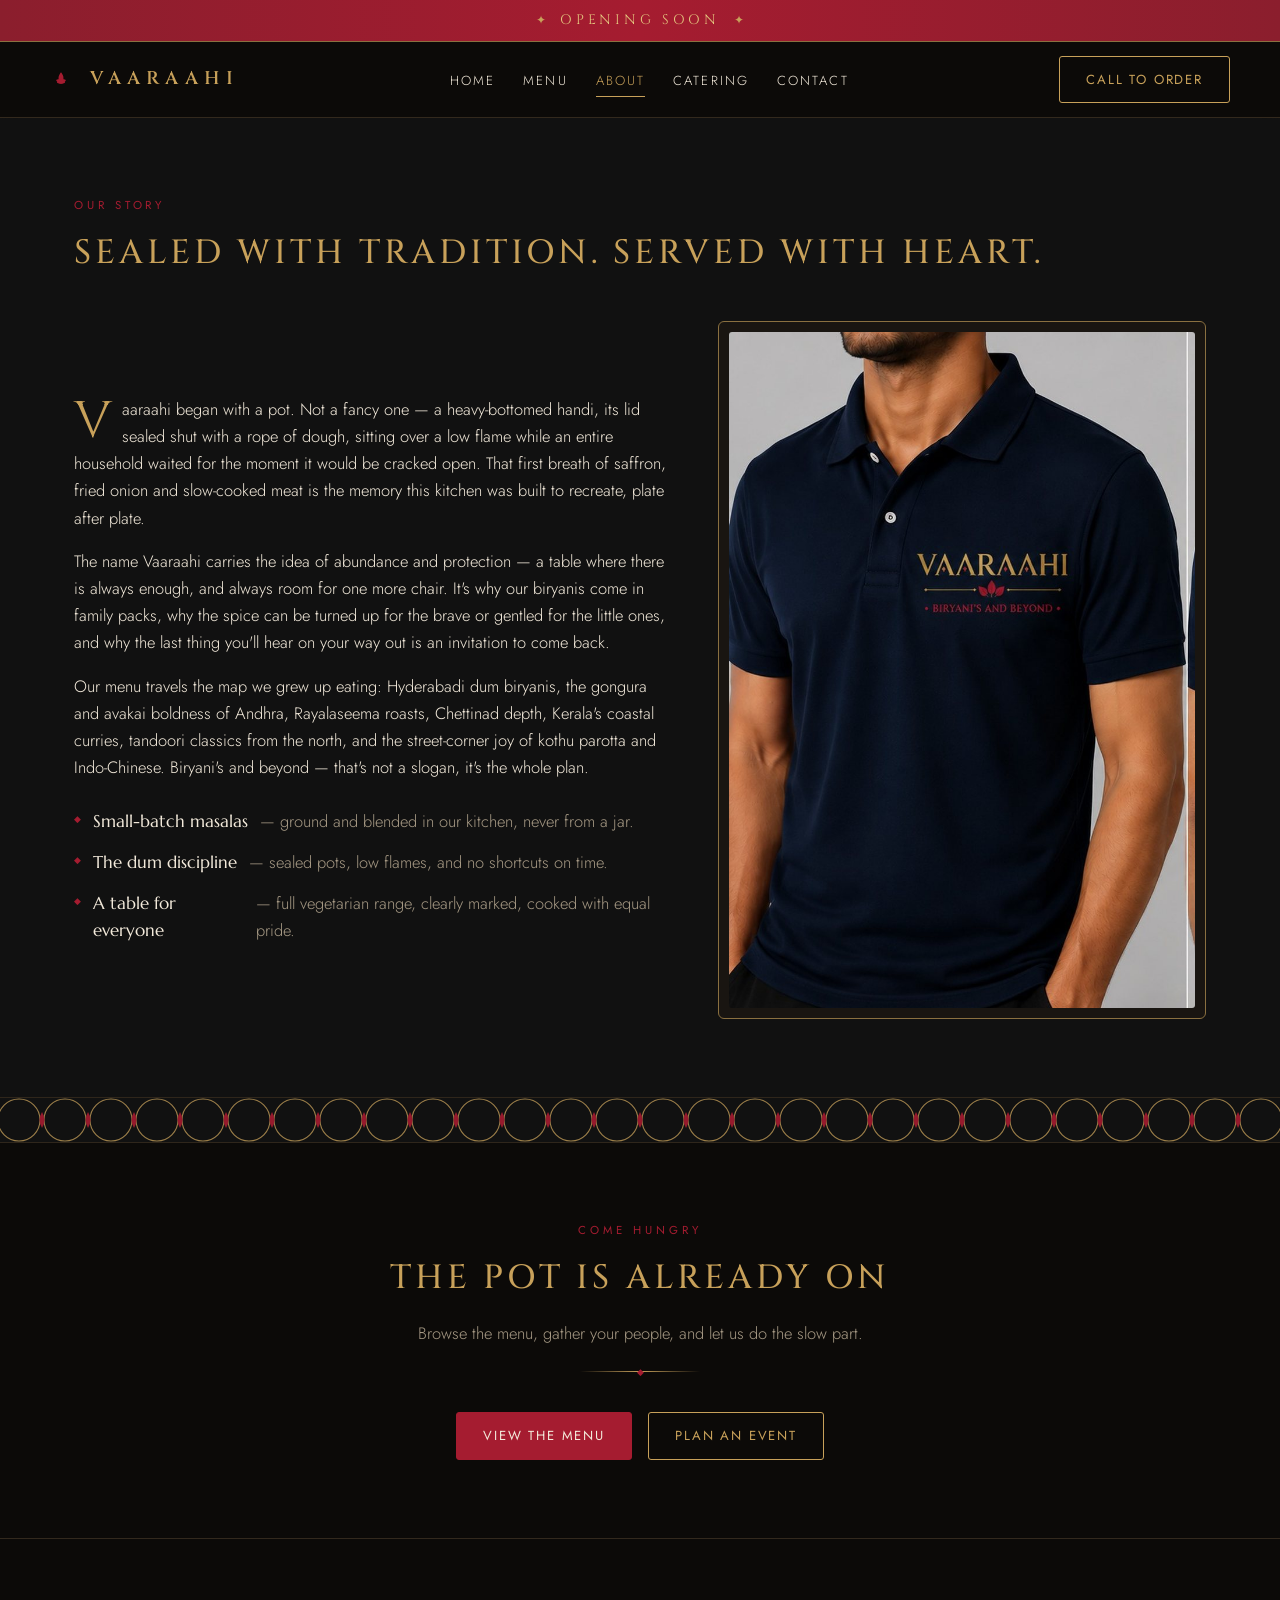
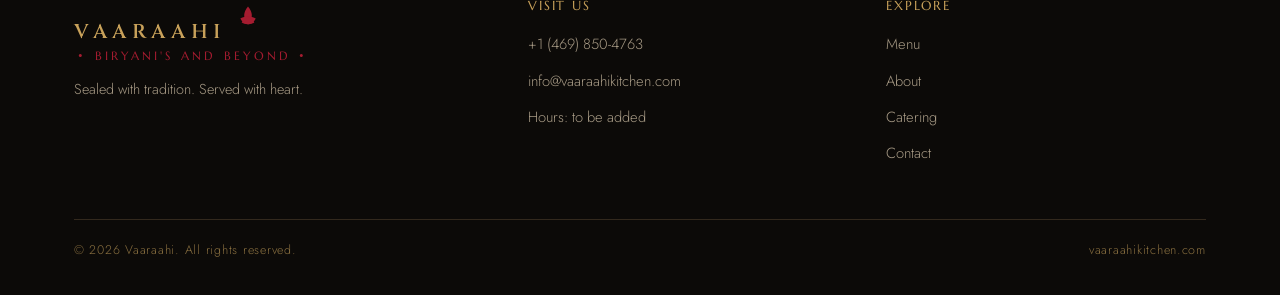
<file: about.html>
<!DOCTYPE html>
<html lang="en">
<head>
<meta charset="UTF-8">
<meta name="viewport" content="width=device-width, initial-scale=1.0">
<title>About — Vaaraahi | Biryani's and Beyond</title>
<meta name="description" content="The story behind Vaaraahi — a kitchen built on dum biryani tradition, Andhra flavors, and the belief that no one leaves a good table hungry.">
<link rel="preconnect" href="https://fonts.googleapis.com">
<link rel="preconnect" href="https://fonts.gstatic.com" crossorigin>
<link href="https://fonts.googleapis.com/css2?family=Cinzel:wght@500;600&family=Marcellus&family=Jost:wght@300;400;500&display=swap" rel="stylesheet">
<link rel="stylesheet" href="css/styles.css">
<link rel="icon" href="data:image/svg+xml,%3Csvg xmlns='http://www.w3.org/2000/svg' viewBox='0 0 40 40'%3E%3Crect width='40' height='40' fill='%23111111'/%3E%3Ctext x='20' y='28' text-anchor='middle' fill='%23C8A15A' font-family='Georgia' font-size='24'%3EV%3C/text%3E%3C/svg%3E">
</head>
<body>

<div class="opening-banner" role="status">
  <div class="wrap">
    <span class="ob-mark" aria-hidden="true">&#10022;</span>
    <span class="ob-text">Opening Soon</span>
    <span class="ob-mark" aria-hidden="true">&#10022;</span>
  </div>
</div>

<header class="site-header">
  <div class="wrap nav">
    <a class="brand wordmark" href="index.html" aria-label="Vaaraahi home">
      <svg class="tri" viewBox="0 0 40 36" aria-hidden="true"><g fill="#A51C30" transform="translate(20,20)">
        <path d="M0,-16 C6,-9 6,-2 0,4 C-6,-2 -6,-9 0,-16Z"/>
        <path d="M-7,-4 C1,-6 6,-1 7,6 C-1,8 -6,3 -7,-4Z" transform="rotate(-52)"/>
        <path d="M7,-4 C-1,-6 -6,-1 -7,6 C1,8 6,3 7,-4Z" transform="rotate(52)"/>
      </g></svg>
      <span class="name">Vaaraahi</span>
    </a>
    <nav aria-label="Main">
      <ul class="nav-links" id="nav-links">
        <li><a href="index.html">Home</a></li>
        <li><a href="menu.html">Menu</a></li>
        <li><a href="about.html" aria-current="page">About</a></li>
        <li><a href="catering.html">Catering</a></li>
        <li><a href="contact.html">Contact</a></li>
      </ul>
    </nav>
    <a class="btn order-btn" href="tel:+14698504763" title="Call to place an order">Call to Order</a>
    <button class="nav-toggle" aria-expanded="false" aria-controls="nav-links" aria-label="Toggle navigation">&#9776;</button>
  </div>
</header>

<main>
  <section class="section about">
    <div class="wrap">
      <p class="eyebrow">Our story</p>
      <h2>Sealed With Tradition. Served With Heart.</h2>
      <div class="about-cols">
        <div>
          <p class="drop">Vaaraahi began with a pot. Not a fancy one — a heavy-bottomed handi, its lid sealed shut with a rope of dough, sitting over a low flame while an entire household waited for the moment it would be cracked open. That first breath of saffron, fried onion and slow-cooked meat is the memory this kitchen was built to recreate, plate after plate.</p>
          <p>The name Vaaraahi carries the idea of abundance and protection — a table where there is always enough, and always room for one more chair. It's why our biryanis come in family packs, why the spice can be turned up for the brave or gentled for the little ones, and why the last thing you'll hear on your way out is an invitation to come back.</p>
          <p>Our menu travels the map we grew up eating: Hyderabadi dum biryanis, the gongura and avakai boldness of Andhra, Rayalaseema roasts, Chettinad depth, Kerala's coastal curries, tandoori classics from the north, and the street-corner joy of kothu parotta and Indo-Chinese. Biryani's and beyond — that's not a slogan, it's the whole plan.</p>
          <ul class="values">
            <li><b>Small-batch masalas</b> — ground and blended in our kitchen, never from a jar.</li>
            <li><b>The dum discipline</b> — sealed pots, low flames, and no shortcuts on time.</li>
            <li><b>A table for everyone</b> — full vegetarian range, clearly marked, cooked with equal pride.</li>
          </ul>
        </div>
        <div class="split-media">
          <img src="assets/team.jpg" alt="Vaaraahi team polo shirt in navy with the gold wordmark and Biryani's and Beyond line">
        </div>
      </div>
    </div>
  </section>

  <div class="lattice" aria-hidden="true"></div>

  <section class="section section-alt center">
    <div class="wrap">
      <p class="eyebrow">Come hungry</p>
      <h2>The Pot Is Already On</h2>
      <p class="lede">Browse the menu, gather your people, and let us do the slow part.</p>
      <div class="gold-rule" aria-hidden="true"></div>
      <div style="margin-top:34px;display:flex;gap:16px;justify-content:center;flex-wrap:wrap">
        <a class="btn btn-solid" href="menu.html">View the Menu</a>
        <a class="btn" href="catering.html">Plan an Event</a>
      </div>
    </div>
  </section>
</main>

<footer class="site-footer">
  <div class="wrap">
    <div class="footer-grid">
      <div>
        <div class="wordmark">
          <span class="name">Vaaraahi</span>
          <svg class="tri" viewBox="0 0 40 36" aria-hidden="true" width="26"><g fill="#A51C30" transform="translate(20,20)">
            <path d="M0,-16 C6,-9 6,-2 0,4 C-6,-2 -6,-9 0,-16Z"/>
            <path d="M-7,-4 C1,-6 6,-1 7,6 C-1,8 -6,3 -7,-4Z" transform="rotate(-52)"/>
            <path d="M7,-4 C-1,-6 -6,-1 -7,6 C1,8 6,3 7,-4Z" transform="rotate(52)"/>
          </g></svg>
          <div class="tag">Biryani's and Beyond</div>
        </div>
        <p class="tagline-sm">Sealed with tradition. Served with heart.</p>
      </div>
      <div>
        <h4>Visit Us</h4>
        <ul>
          <li><a href="tel:+14698504763">+1 (469) 850-4763</a></li>
          <li><a href="mailto:info@vaaraahikitchen.com">info@vaaraahikitchen.com</a></li>
          <li><span>Hours: to be added</span></li>
        </ul>
      </div>
      <div>
        <h4>Explore</h4>
        <ul>
          <li><a href="menu.html">Menu</a></li>
          <li><a href="about.html">About</a></li>
          <li><a href="catering.html">Catering</a></li>
          <li><a href="contact.html">Contact</a></li>
        </ul>
      </div>
    </div>
    <div class="footer-base">
      <span>&copy; 2026 Vaaraahi. All rights reserved.</span>
      <span>vaaraahikitchen.com</span>
    </div>
  </div>
</footer>

<script src="js/data.js"></script>
<script src="js/images.js"></script>
<script src="js/app.js"></script>
</body>
</html>
</file>
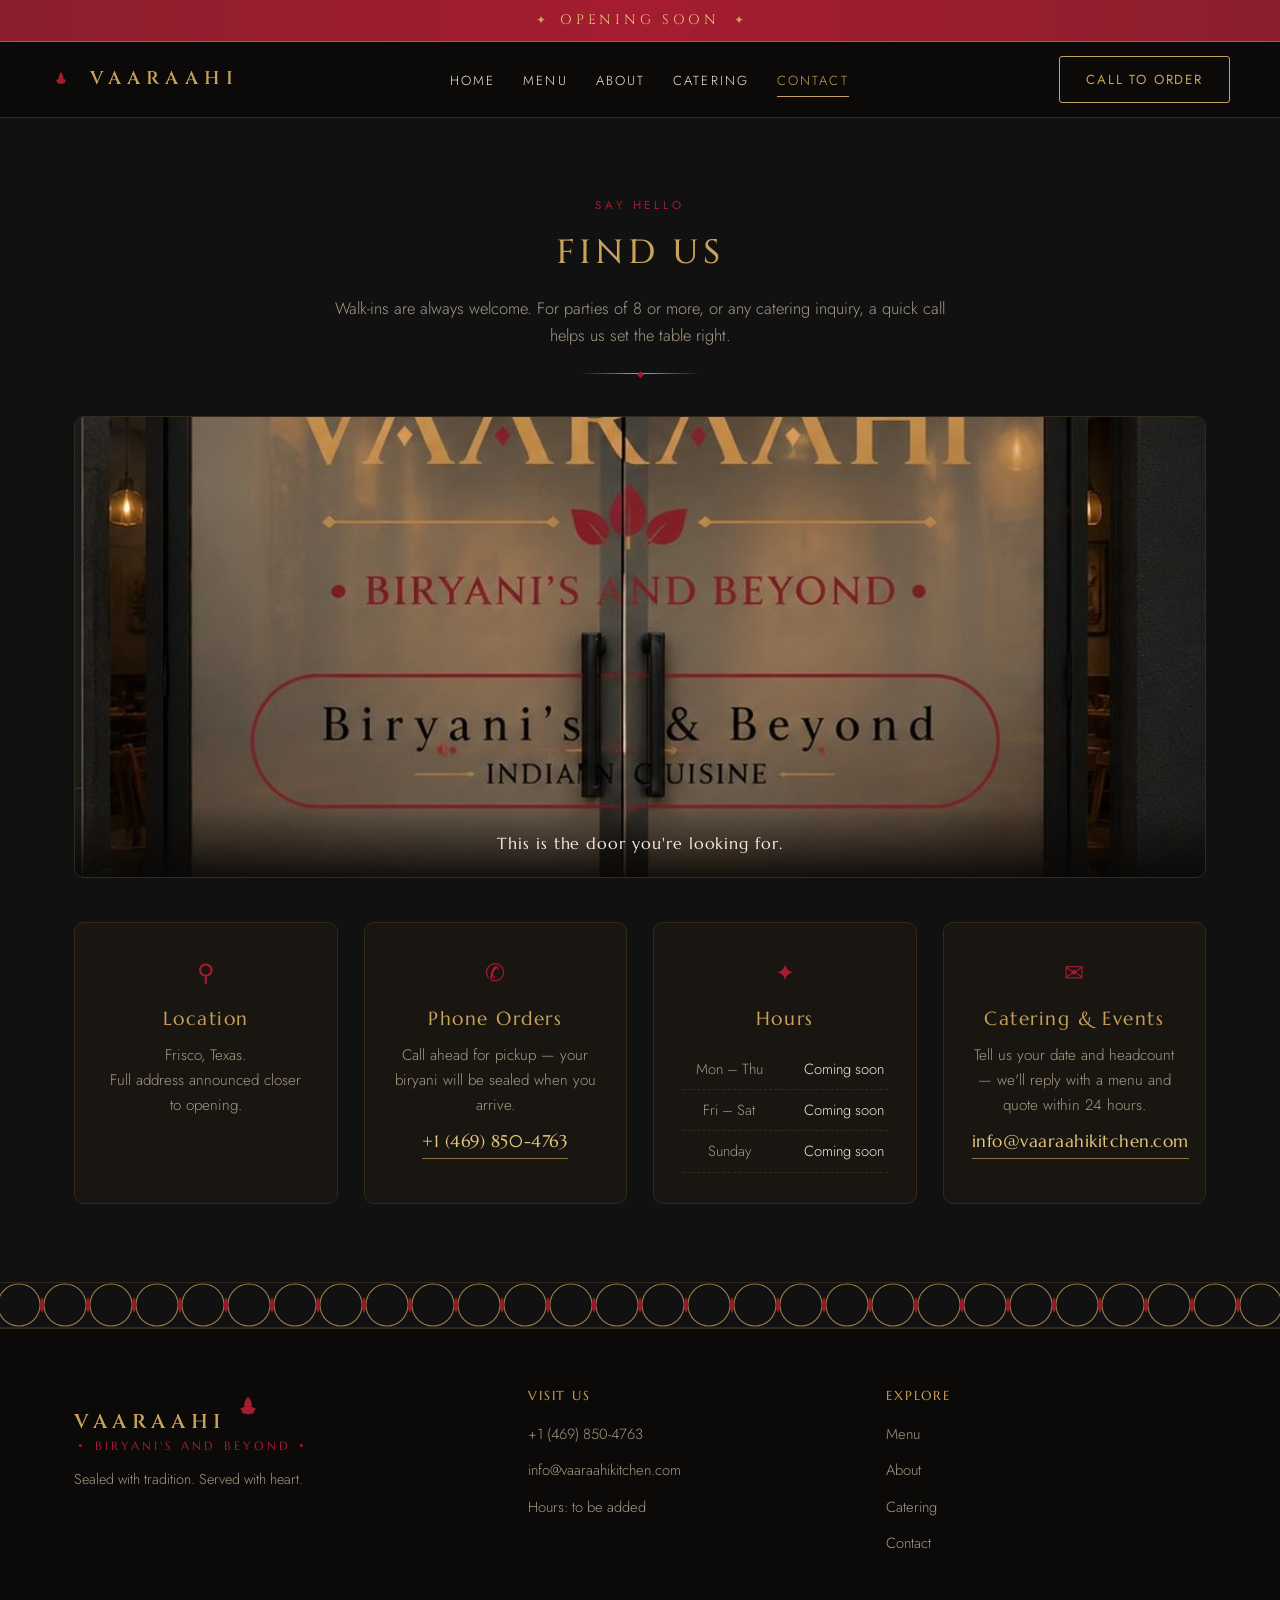
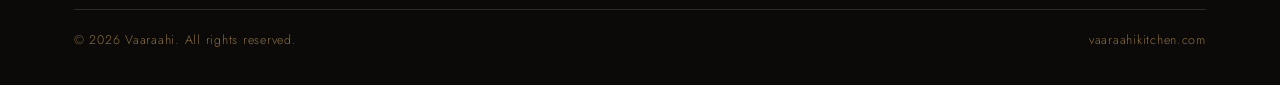
<file: contact.html>
<!DOCTYPE html>
<html lang="en">
<head>
<meta charset="UTF-8">
<meta name="viewport" content="width=device-width, initial-scale=1.0">
<title>Contact — Vaaraahi | Biryani's and Beyond</title>
<meta name="description" content="Find Vaaraahi — location, hours, phone and catering inquiries.">
<link rel="preconnect" href="https://fonts.googleapis.com">
<link rel="preconnect" href="https://fonts.gstatic.com" crossorigin>
<link href="https://fonts.googleapis.com/css2?family=Cinzel:wght@500;600&family=Marcellus&family=Jost:wght@300;400;500&display=swap" rel="stylesheet">
<link rel="stylesheet" href="css/styles.css">
<link rel="icon" href="data:image/svg+xml,%3Csvg xmlns='http://www.w3.org/2000/svg' viewBox='0 0 40 40'%3E%3Crect width='40' height='40' fill='%23111111'/%3E%3Ctext x='20' y='28' text-anchor='middle' fill='%23C8A15A' font-family='Georgia' font-size='24'%3EV%3C/text%3E%3C/svg%3E">
<script type="application/ld+json">
{
  "@context": "https://schema.org",
  "@type": "Restaurant",
  "name": "Vaaraahi — Biryani's and Beyond",
  "servesCuisine": ["Indian", "Andhra", "Hyderabadi"],
  "url": "https://vaaraahikitchen.com",
  "telephone": "+1-469-850-4763",
  "email": "info@vaaraahikitchen.com",
  "address": {
    "@type": "PostalAddress",
    "addressLocality": "Frisco",
    "addressRegion": "TX",
    "addressCountry": "US"
  },
  "hasMenu": "https://vaaraahikitchen.com/menu.html",
  "acceptsReservations": "False"
}
</script>
</head>
<body>

<div class="opening-banner" role="status">
  <div class="wrap">
    <span class="ob-mark" aria-hidden="true">&#10022;</span>
    <span class="ob-text">Opening Soon</span>
    <span class="ob-mark" aria-hidden="true">&#10022;</span>
  </div>
</div>

<header class="site-header">
  <div class="wrap nav">
    <a class="brand wordmark" href="index.html" aria-label="Vaaraahi home">
      <svg class="tri" viewBox="0 0 40 36" aria-hidden="true"><g fill="#A51C30" transform="translate(20,20)">
        <path d="M0,-16 C6,-9 6,-2 0,4 C-6,-2 -6,-9 0,-16Z"/>
        <path d="M-7,-4 C1,-6 6,-1 7,6 C-1,8 -6,3 -7,-4Z" transform="rotate(-52)"/>
        <path d="M7,-4 C-1,-6 -6,-1 -7,6 C1,8 6,3 7,-4Z" transform="rotate(52)"/>
      </g></svg>
      <span class="name">Vaaraahi</span>
    </a>
    <nav aria-label="Main">
      <ul class="nav-links" id="nav-links">
        <li><a href="index.html">Home</a></li>
        <li><a href="menu.html">Menu</a></li>
        <li><a href="about.html">About</a></li>
        <li><a href="catering.html">Catering</a></li>
        <li><a href="contact.html" aria-current="page">Contact</a></li>
      </ul>
    </nav>
    <a class="btn order-btn" href="tel:+14698504763" title="Call to place an order">Call to Order</a>
    <button class="nav-toggle" aria-expanded="false" aria-controls="nav-links" aria-label="Toggle navigation">&#9776;</button>
  </div>
</header>

<main>
  <section class="section center">
    <div class="wrap">
      <p class="eyebrow">Say hello</p>
      <h2>Find Us</h2>
      <p class="lede">Walk-ins are always welcome. For parties of 8 or more, or any catering inquiry, a quick call helps us set the table right.</p>
      <div class="gold-rule" aria-hidden="true"></div>

      <div class="shot-band" style="margin-top:36px;border-radius:10px;overflow:hidden;border:1px solid var(--line)">
        <img src="assets/entrance.jpg" alt="Vaaraahi frosted glass entrance doors">
        <div class="shot-caption">This is the door you're looking for.</div>
      </div>

      <div class="contact-grid">
        <div class="contact-card">
          <div class="glyph" aria-hidden="true">&#9906;</div>
          <h3>Location</h3>
          <p>Frisco, Texas.<br>Full address announced closer to opening.</p>
        </div>
        <div class="contact-card">
          <div class="glyph" aria-hidden="true">&#9990;</div>
          <h3>Phone Orders</h3>
          <p>Call ahead for pickup — your biryani will be sealed when you arrive.</p>
          <a class="phone-link" href="tel:+14698504763">+1 (469) 850-4763</a>
        </div>
        <div class="contact-card">
          <div class="glyph" aria-hidden="true">&#10022;</div>
          <h3>Hours</h3>
          <table class="hours-table">
            <tr><td>Mon &ndash; Thu</td><td>Coming soon</td></tr>
            <tr><td>Fri &ndash; Sat</td><td>Coming soon</td></tr>
            <tr><td>Sunday</td><td>Coming soon</td></tr>
          </table>
        </div>
        <div class="contact-card">
          <div class="glyph" aria-hidden="true">&#9993;</div>
          <h3>Catering &amp; Events</h3>
          <p>Tell us your date and headcount — we'll reply with a menu and quote within 24 hours.</p>
          <a class="phone-link" href="mailto:info@vaaraahikitchen.com">info@vaaraahikitchen.com</a>
        </div>
      </div>

    </div>
  </section>
</main>

<div class="lattice" aria-hidden="true"></div>
<footer class="site-footer">
  <div class="wrap">
    <div class="footer-grid">
      <div>
        <div class="wordmark">
          <span class="name">Vaaraahi</span>
          <svg class="tri" viewBox="0 0 40 36" aria-hidden="true" width="26"><g fill="#A51C30" transform="translate(20,20)">
            <path d="M0,-16 C6,-9 6,-2 0,4 C-6,-2 -6,-9 0,-16Z"/>
            <path d="M-7,-4 C1,-6 6,-1 7,6 C-1,8 -6,3 -7,-4Z" transform="rotate(-52)"/>
            <path d="M7,-4 C-1,-6 -6,-1 -7,6 C1,8 6,3 7,-4Z" transform="rotate(52)"/>
          </g></svg>
          <div class="tag">Biryani's and Beyond</div>
        </div>
        <p class="tagline-sm">Sealed with tradition. Served with heart.</p>
      </div>
      <div>
        <h4>Visit Us</h4>
        <ul>
          <li><a href="tel:+14698504763">+1 (469) 850-4763</a></li>
          <li><a href="mailto:info@vaaraahikitchen.com">info@vaaraahikitchen.com</a></li>
          <li><span>Hours: to be added</span></li>
        </ul>
      </div>
      <div>
        <h4>Explore</h4>
        <ul>
          <li><a href="menu.html">Menu</a></li>
          <li><a href="about.html">About</a></li>
          <li><a href="catering.html">Catering</a></li>
          <li><a href="contact.html">Contact</a></li>
        </ul>
      </div>
    </div>
    <div class="footer-base">
      <span>&copy; 2026 Vaaraahi. All rights reserved.</span>
      <span>vaaraahikitchen.com</span>
    </div>
  </div>
</footer>

<script src="js/data.js"></script>
<script src="js/images.js"></script>
<script src="js/app.js"></script>
</body>
</html>
</file>
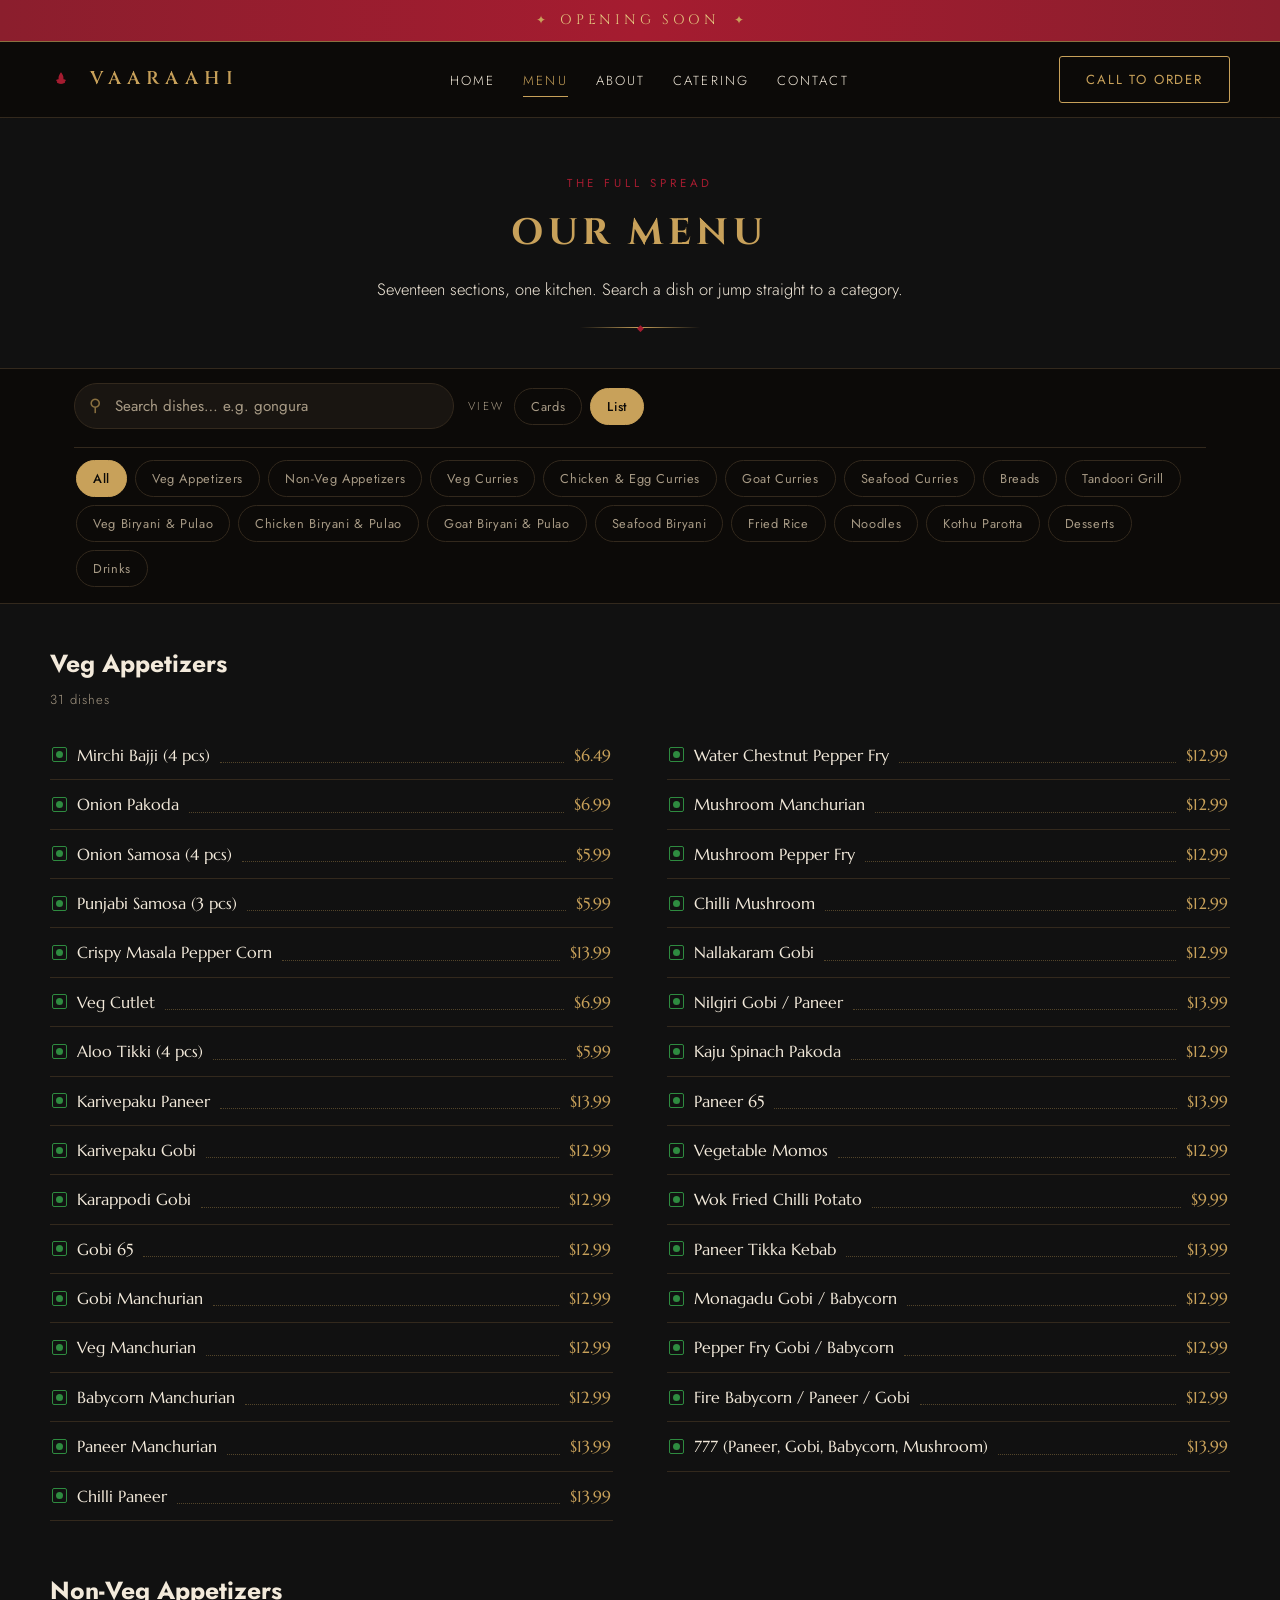
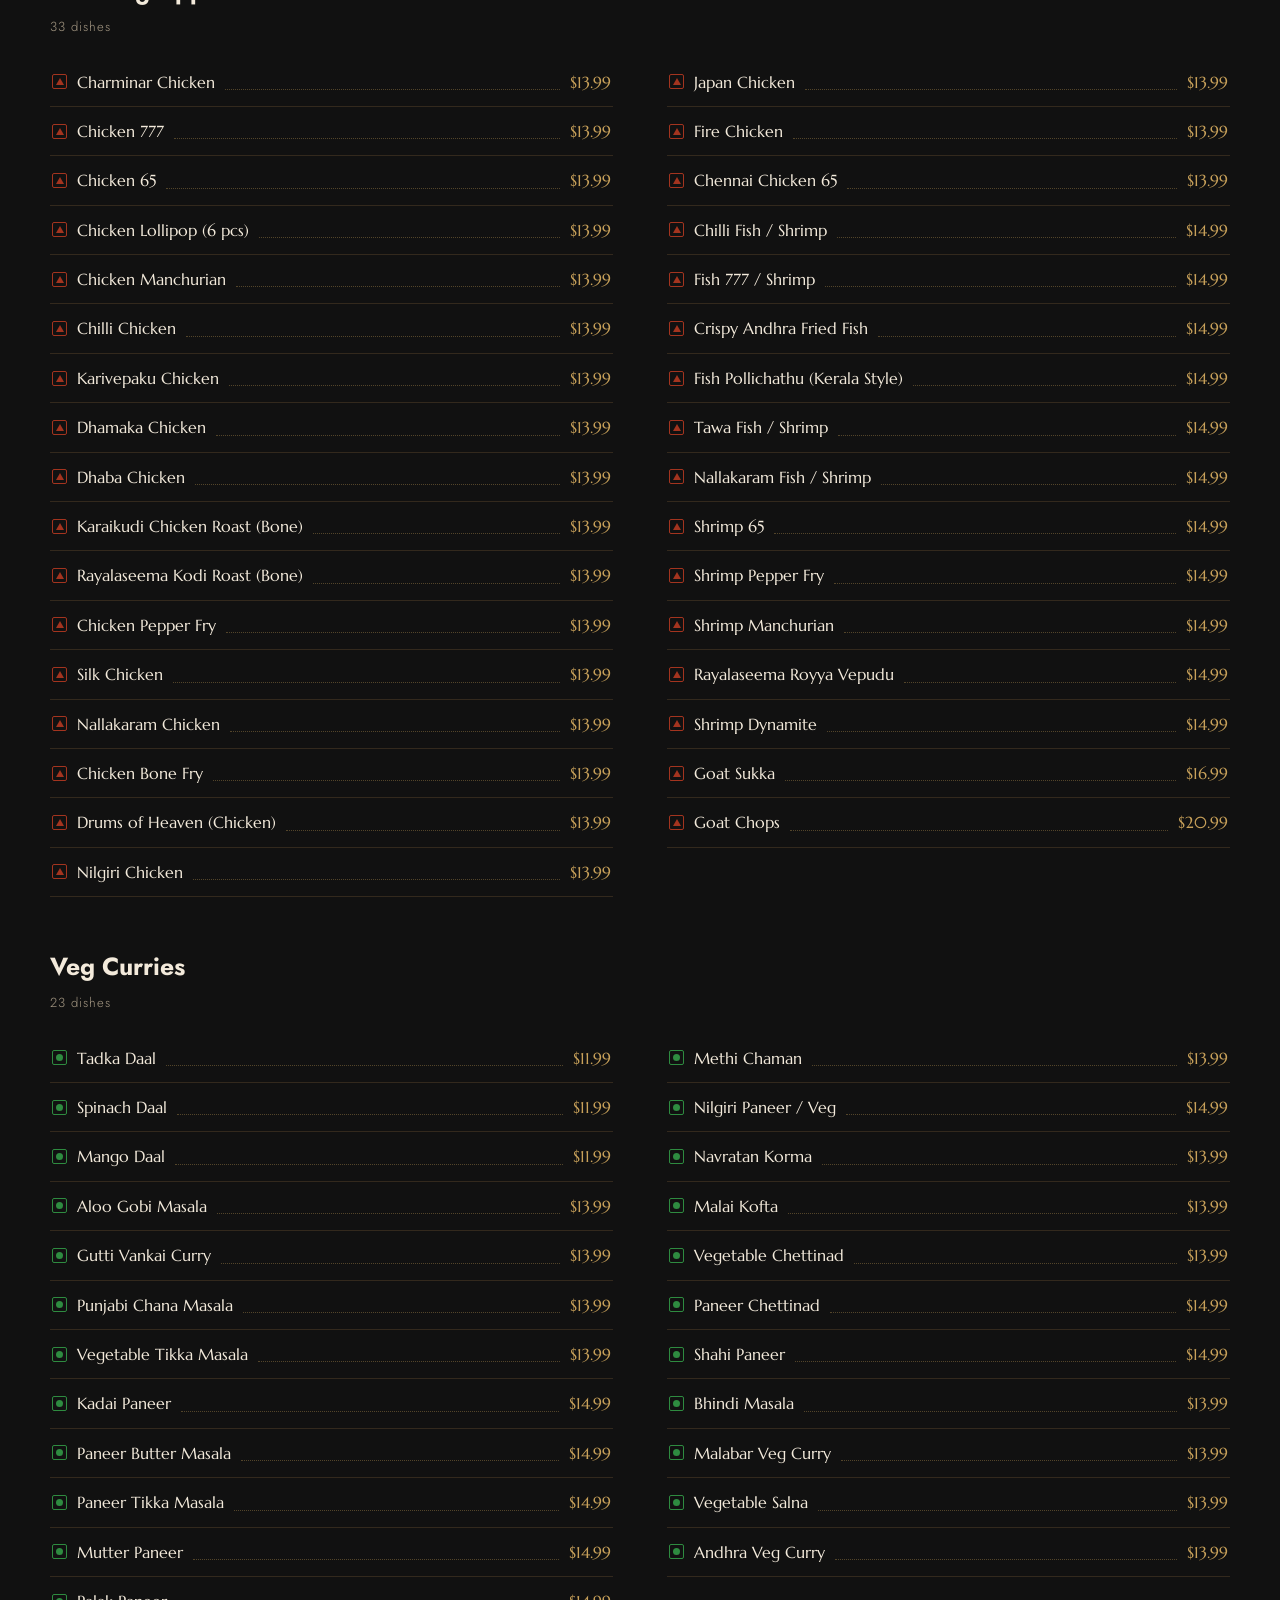
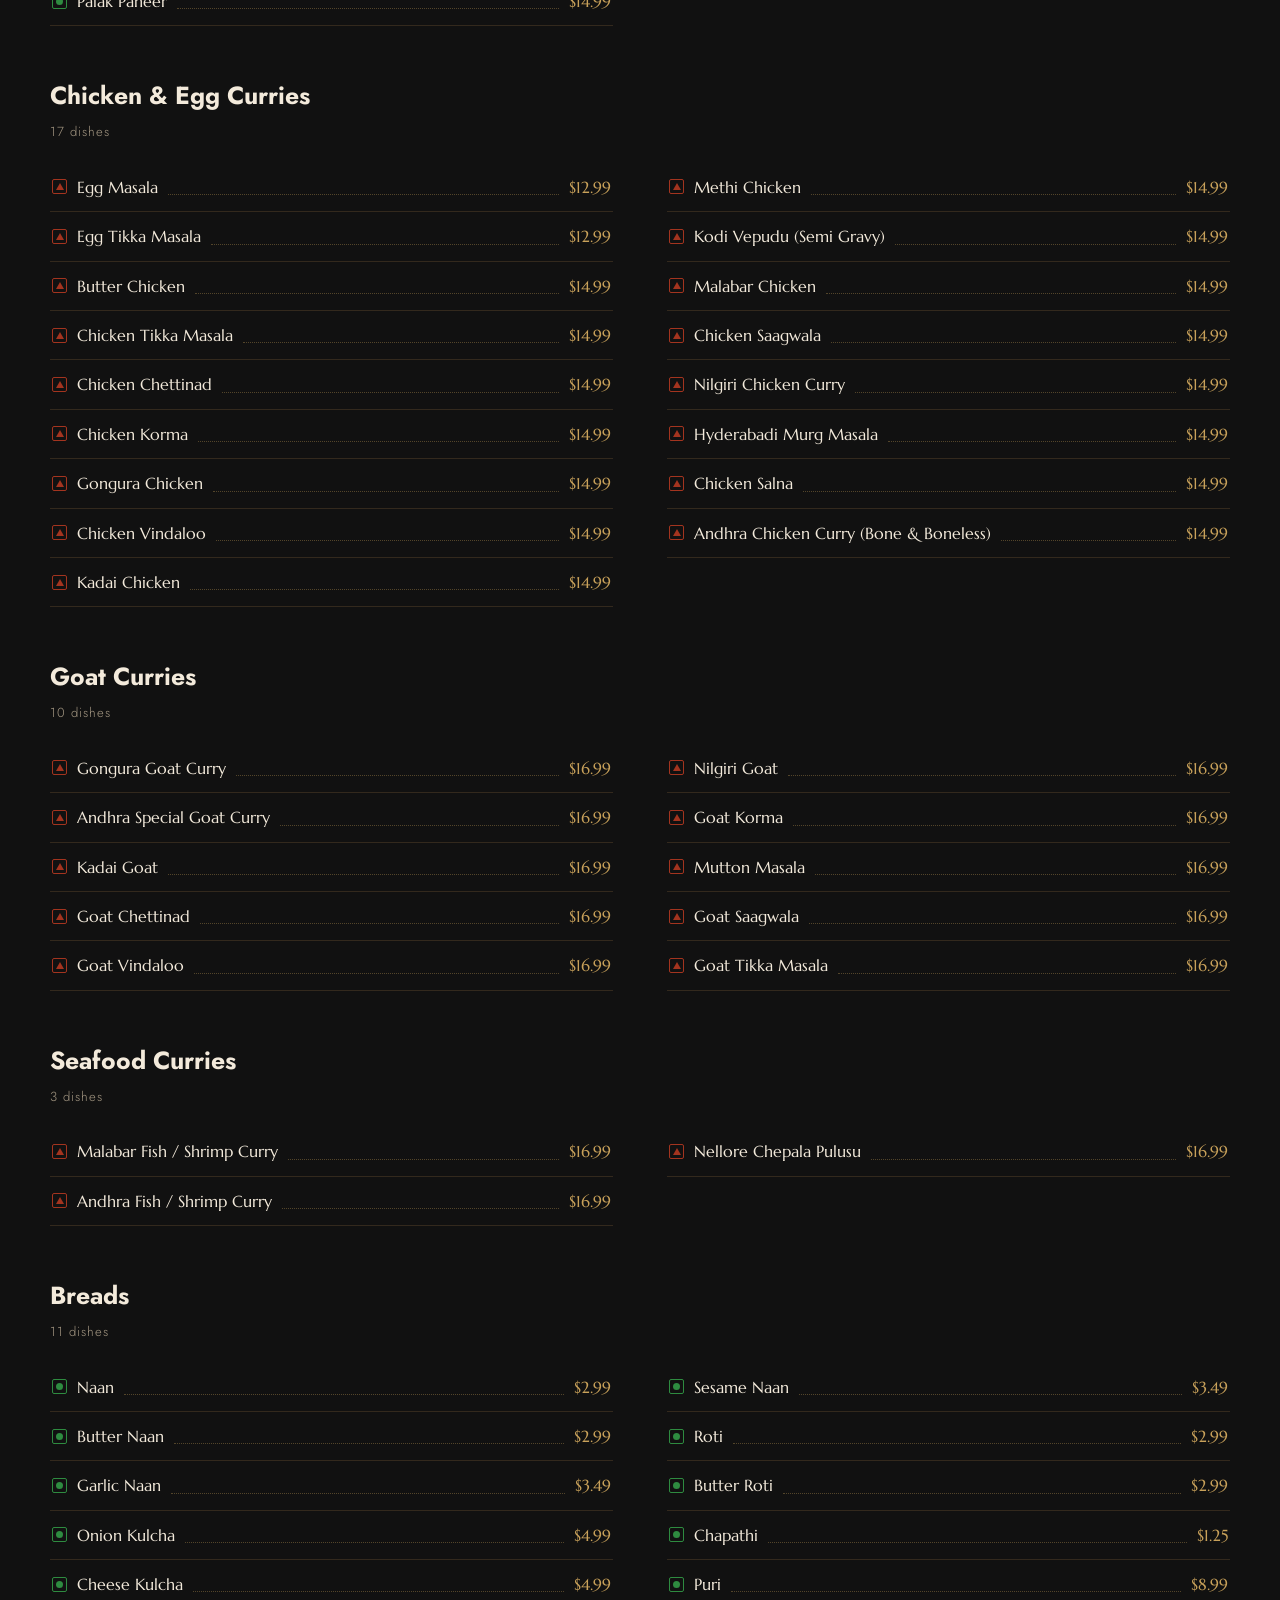
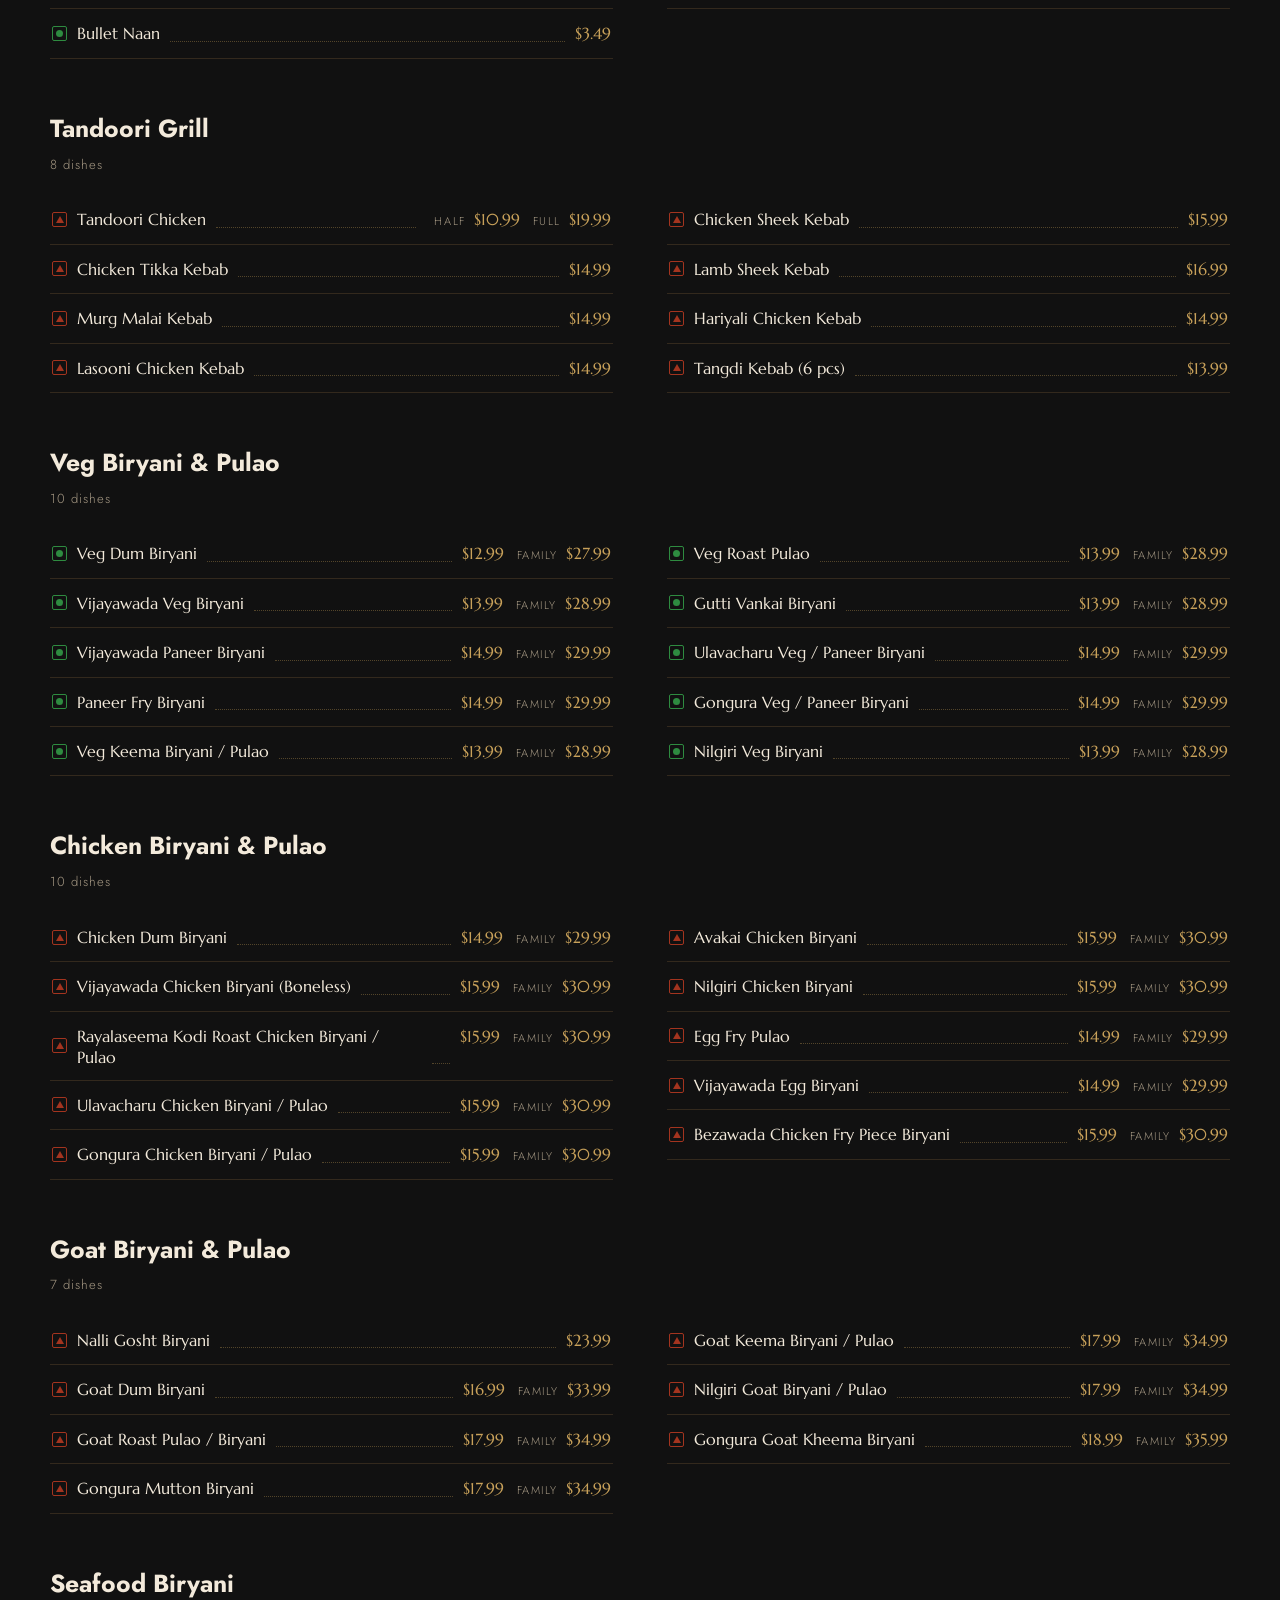
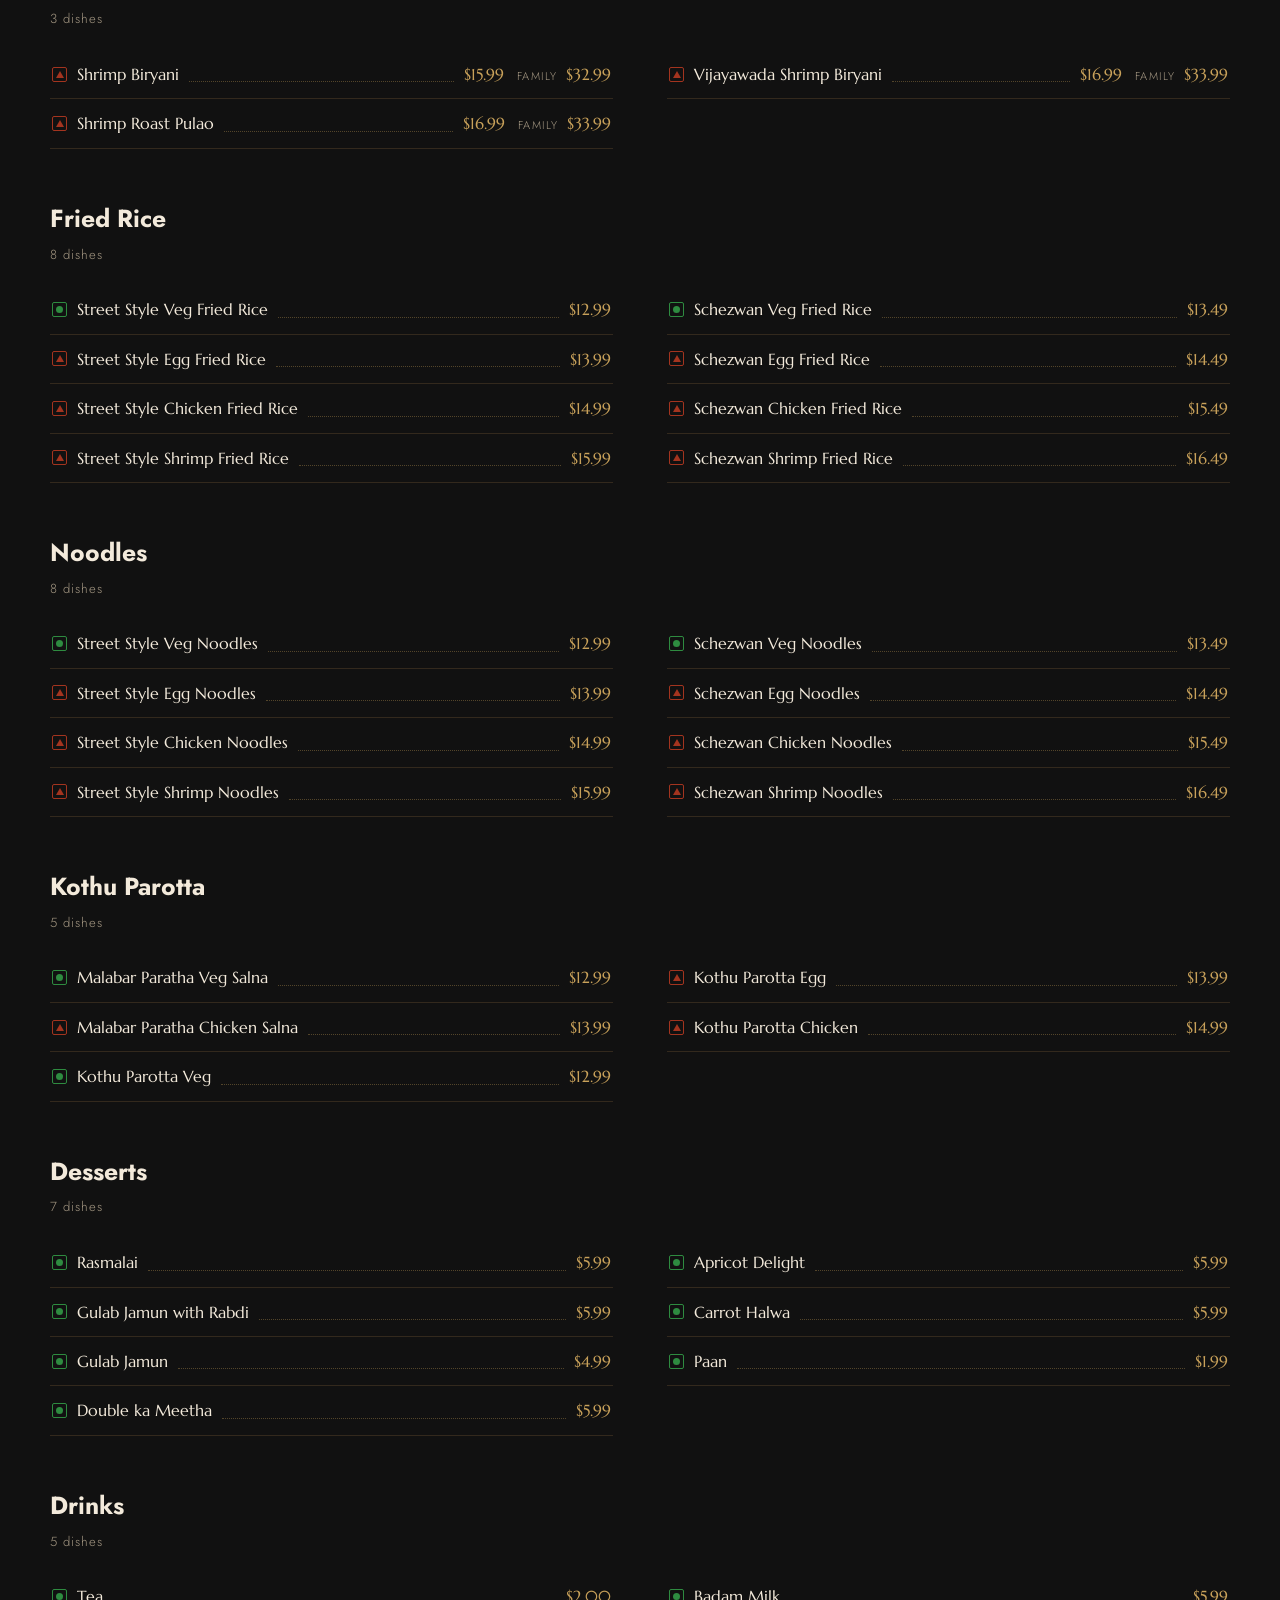
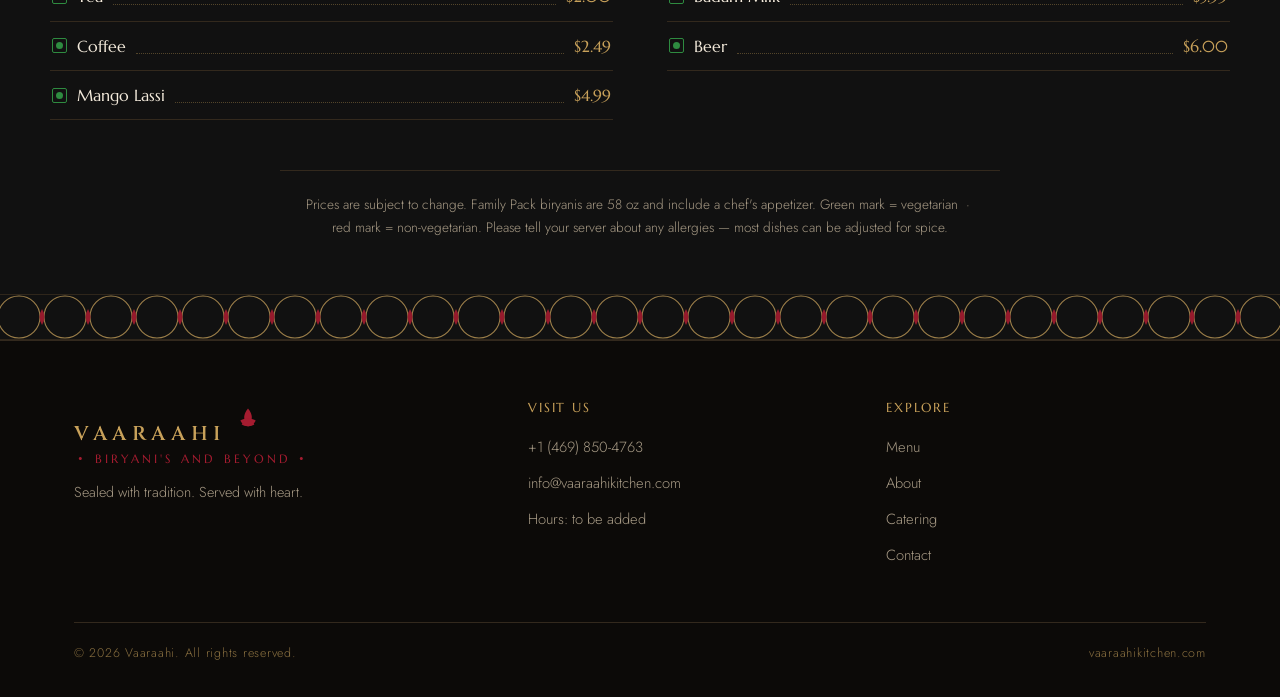
<file: menu.html>
<!DOCTYPE html>
<html lang="en">
<head>
<meta charset="UTF-8">
<meta name="viewport" content="width=device-width, initial-scale=1.0">
<title>Menu — Vaaraahi | Biryani's and Beyond</title>
<meta name="description" content="Explore the full Vaaraahi menu — dum biryanis, Andhra curries, tandoori grill, Indo-Chinese, kothu parotta, desserts and more. Vegetarian and non-vegetarian.">
<link rel="preconnect" href="https://fonts.googleapis.com">
<link rel="preconnect" href="https://fonts.gstatic.com" crossorigin>
<link href="https://fonts.googleapis.com/css2?family=Cinzel:wght@500;600&family=Marcellus&family=Jost:wght@300;400;500&display=swap" rel="stylesheet">
<link rel="stylesheet" href="css/styles.css">
<link rel="icon" href="data:image/svg+xml,%3Csvg xmlns='http://www.w3.org/2000/svg' viewBox='0 0 40 40'%3E%3Crect width='40' height='40' fill='%23111111'/%3E%3Ctext x='20' y='28' text-anchor='middle' fill='%23C8A15A' font-family='Georgia' font-size='24'%3EV%3C/text%3E%3C/svg%3E">
</head>
<body>

<div class="opening-banner" role="status">
  <div class="wrap">
    <span class="ob-mark" aria-hidden="true">&#10022;</span>
    <span class="ob-text">Opening Soon</span>
    <span class="ob-mark" aria-hidden="true">&#10022;</span>
  </div>
</div>

<header class="site-header">
  <div class="wrap nav">
    <a class="brand wordmark" href="index.html" aria-label="Vaaraahi home">
      <svg class="tri" viewBox="0 0 40 36" aria-hidden="true"><g fill="#A51C30" transform="translate(20,20)">
        <path d="M0,-16 C6,-9 6,-2 0,4 C-6,-2 -6,-9 0,-16Z"/>
        <path d="M-7,-4 C1,-6 6,-1 7,6 C-1,8 -6,3 -7,-4Z" transform="rotate(-52)"/>
        <path d="M7,-4 C-1,-6 -6,-1 -7,6 C1,8 6,3 7,-4Z" transform="rotate(52)"/>
      </g></svg>
      <span class="name">Vaaraahi</span>
    </a>
    <nav aria-label="Main">
      <ul class="nav-links" id="nav-links">
        <li><a href="index.html">Home</a></li>
        <li><a href="menu.html" aria-current="page">Menu</a></li>
        <li><a href="about.html">About</a></li>
        <li><a href="catering.html">Catering</a></li>
        <li><a href="contact.html">Contact</a></li>
      </ul>
    </nav>
    <a class="btn order-btn" href="tel:+14698504763" title="Call to place an order">Call to Order</a>
    <button class="nav-toggle" aria-expanded="false" aria-controls="nav-links" aria-label="Toggle navigation">&#9776;</button>
  </div>
</header>

<main>
  <section class="menu-hero">
    <div class="wrap">
      <p class="eyebrow">The full spread</p>
      <h2 style="font-family:var(--font-display);color:var(--gold);letter-spacing:0.14em;text-transform:uppercase;font-size:clamp(1.6rem,4vw,2.3rem)">Our Menu</h2>
      <p class="lede" style="margin:12px auto 0;text-align:center">Seventeen sections, one kitchen. Search a dish or jump straight to a category.</p>
      <div class="gold-rule" aria-hidden="true"></div>
    </div>
  </section>

  <div class="menu-controls">
    <div class="wrap controls-row">
      <div class="search-box">
        <span class="icon" aria-hidden="true">&#9906;</span>
        <input type="search" id="menu-search" placeholder="Search dishes&hellip; e.g. gongura" aria-label="Search dishes">
      </div>
      <div class="view-toggle" role="group" aria-label="Menu layout">
        <span class="label">View</span>
        <button class="cat-pill" data-view="grid" aria-pressed="false">Cards</button>
        <button class="cat-pill active" data-view="list" aria-pressed="true">List</button>
      </div>
      <div class="cat-scroller" id="cat-pills" role="group" aria-label="Category filter"></div>
    </div>
  </div>

  <div id="menu-root"></div>

  <div class="no-results wrap" id="no-results" style="display:none">
    <div class="name">No dishes match your search</div>
    <p>Try a shorter word — "biryani", "paneer", "shrimp" — or pick All above.</p>
  </div>

  <p class="menu-note wrap">
    Prices are subject to change. Family Pack biryanis are 58&nbsp;oz and include a chef's appetizer.
    Green mark = vegetarian &nbsp;&middot;&nbsp; red mark = non-vegetarian.
    Please tell your server about any allergies — most dishes can be adjusted for spice.
  </p>
</main>

<div class="lattice" aria-hidden="true" style="margin-top:56px"></div>
<footer class="site-footer">
  <div class="wrap">
    <div class="footer-grid">
      <div>
        <div class="wordmark">
          <span class="name">Vaaraahi</span>
          <svg class="tri" viewBox="0 0 40 36" aria-hidden="true" width="26"><g fill="#A51C30" transform="translate(20,20)">
            <path d="M0,-16 C6,-9 6,-2 0,4 C-6,-2 -6,-9 0,-16Z"/>
            <path d="M-7,-4 C1,-6 6,-1 7,6 C-1,8 -6,3 -7,-4Z" transform="rotate(-52)"/>
            <path d="M7,-4 C-1,-6 -6,-1 -7,6 C1,8 6,3 7,-4Z" transform="rotate(52)"/>
          </g></svg>
          <div class="tag">Biryani's and Beyond</div>
        </div>
        <p class="tagline-sm">Sealed with tradition. Served with heart.</p>
      </div>
      <div>
        <h4>Visit Us</h4>
        <ul>
          <li><a href="tel:+14698504763">+1 (469) 850-4763</a></li>
          <li><a href="mailto:info@vaaraahikitchen.com">info@vaaraahikitchen.com</a></li>
          <li><span>Hours: to be added</span></li>
        </ul>
      </div>
      <div>
        <h4>Explore</h4>
        <ul>
          <li><a href="menu.html">Menu</a></li>
          <li><a href="about.html">About</a></li>
          <li><a href="catering.html">Catering</a></li>
          <li><a href="contact.html">Contact</a></li>
        </ul>
      </div>
    </div>
    <div class="footer-base">
      <span>&copy; 2026 Vaaraahi. All rights reserved.</span>
      <span>vaaraahikitchen.com</span>
    </div>
  </div>
</footer>

<script src="js/data.js"></script>
<script src="js/images.js"></script>
<script src="js/app.js"></script>
</body>
</html>
</file>
<file: css/styles.css>
/* ============================================================
   VAARAAHI — Biryani's and Beyond
   Theme drawn from brand signage:
   Gold #C8A15A · Burgundy #A51C30 · Black #111111
   Display: Cinzel · Names: Marcellus · Body/UI: Jost
   ============================================================ */

:root {
  --black:      #111111;
  --black-deep: #0c0a08;
  --panel:      #191511;
  --panel-2:    #201a14;
  --line:       #33291d;
  --gold:       #C8A15A;
  --gold-hi:    #E4C77F;
  --gold-dim:   #8a7040;
  --burgundy:   #A51C30;
  --burgundy-2: #8B1E2D;
  --cream:      #F3EADB;
  --muted:      #A79A85;
  --veg:        #2e8b40;
  --nonveg:     #a3341f;
  --radius:     10px;
  --wrap:       1180px;
  --font-display: "Cinzel", "Times New Roman", serif;
  --font-name:    "Marcellus", Georgia, serif;
  --font-body:    "Jost", "Segoe UI", sans-serif;
}

* { margin: 0; padding: 0; box-sizing: border-box; }
html { scroll-behavior: smooth; }
@media (prefers-reduced-motion: reduce) {
  html { scroll-behavior: auto; }
  *, *::before, *::after { animation: none !important; transition: none !important; }
}

body {
  background: var(--black);
  color: var(--cream);
  font-family: var(--font-body);
  font-weight: 300;
  line-height: 1.65;
  font-size: 16.5px;
  -webkit-font-smoothing: antialiased;
}

img { display: block; max-width: 100%; }
a { color: var(--gold); text-decoration: none; }
a:focus-visible, button:focus-visible, input:focus-visible {
  outline: 2px solid var(--gold-hi); outline-offset: 3px;
}

.wrap { max-width: var(--wrap); margin: 0 auto; padding: 0 24px; }

/* ---------- Lattice band (from the door signage) ---------- */
.lattice {
  height: 46px;
  background-color: transparent;
  background-image: url("data:image/svg+xml,%3Csvg xmlns='http://www.w3.org/2000/svg' width='92' height='46' viewBox='0 0 92 46'%3E%3Cg fill='none' stroke='%23C8A15A' stroke-width='1.1' opacity='0.85'%3E%3Ccircle cx='23' cy='23' r='21'/%3E%3Ccircle cx='69' cy='23' r='21'/%3E%3Ccircle cx='-23' cy='23' r='21'/%3E%3Ccircle cx='115' cy='23' r='21'/%3E%3C/g%3E%3Cg fill='%23A51C30'%3E%3Cpath d='M46 15 q5 8 0 16 q-5 -8 0 -16z'/%3E%3Cpath d='M0 15 q5 8 0 16 q-5 -8 0 -16z'/%3E%3Cpath d='M92 15 q5 8 0 16 q-5 -8 0 -16z'/%3E%3C/g%3E%3C/svg%3E");
  background-repeat: repeat-x;
  background-position: center;
  border-top: 1px solid var(--line);
  border-bottom: 1px solid var(--line);
  opacity: 0.9;
}

/* ---------- Wordmark ---------- */
.wordmark { text-align: center; }
.wordmark .name {
  font-family: var(--font-display);
  font-weight: 600;
  letter-spacing: 0.34em;
  text-indent: 0.34em; /* balance tracking */
  color: var(--gold);
  text-transform: uppercase;
}
.wordmark .tri { margin: 6px auto 4px; width: 34px; }
.wordmark .tag {
  color: var(--burgundy);
  font-family: var(--font-name);
  letter-spacing: 0.28em;
  text-indent: 0.28em;
  text-transform: uppercase;
  font-size: 0.72rem;
}
.wordmark .tag::before, .wordmark .tag::after { content: " \2022  "; color: var(--burgundy); }

/* ---------- Opening soon banner ---------- */
.opening-banner {
  background: linear-gradient(90deg, var(--burgundy-2), var(--burgundy) 50%, var(--burgundy-2));
  border-bottom: 1px solid var(--gold-dim);
}
.opening-banner .wrap {
  display: flex; align-items: center; justify-content: center; gap: 14px;
  padding-top: 9px; padding-bottom: 9px;
}
.opening-banner .ob-text {
  font-family: var(--font-display);
  font-size: 0.86rem; letter-spacing: 0.28em; text-transform: uppercase;
  color: var(--gold-hi);
}
.opening-banner .ob-mark { color: var(--gold); font-size: 0.78rem; line-height: 1; }
@media (max-width: 760px) {
  .opening-banner .ob-text { font-size: 0.72rem; letter-spacing: 0.18em; }
  .opening-banner .wrap { gap: 10px; }
}

/* ---------- Header ---------- */
.site-header {
  position: sticky; top: 0; z-index: 50;
  background: rgba(12, 10, 8, 0.92);
  backdrop-filter: blur(10px);
  border-bottom: 1px solid var(--line);
}
.nav {
  display: flex; align-items: center; justify-content: space-between;
  padding: 14px 0; gap: 18px;
}
.nav .brand { display: flex; align-items: center; gap: 12px; }
.nav .brand .name { font-size: 1.15rem; }
.nav .brand .tri { width: 22px; margin: 0; }
.nav-links { display: flex; align-items: center; gap: 28px; list-style: none; }
.nav-links a {
  color: var(--cream); font-size: 0.82rem; letter-spacing: 0.16em;
  text-transform: uppercase; padding: 6px 0;
  border-bottom: 1px solid transparent; transition: color .2s, border-color .2s;
}
.nav-links a:hover { color: var(--gold-hi); }
.nav-links a[aria-current="page"] { color: var(--gold); border-bottom-color: var(--gold); }
.btn {
  display: inline-block; font-family: var(--font-body); font-weight: 400;
  font-size: 0.82rem; letter-spacing: 0.14em; text-transform: uppercase;
  padding: 12px 26px; border-radius: 3px; cursor: pointer;
  transition: background .2s, color .2s, border-color .2s;
  border: 1px solid var(--gold); background: transparent; color: var(--gold);
}
.btn:hover { background: var(--gold); color: var(--black-deep); }
.btn-solid { background: var(--burgundy); border-color: var(--burgundy); color: var(--cream); }
.btn-solid:hover { background: var(--burgundy-2); border-color: var(--burgundy-2); color: var(--cream); }
.nav-toggle {
  display: none; background: none; border: 1px solid var(--line);
  color: var(--gold); font-size: 1.3rem; line-height: 1;
  padding: 8px 12px; border-radius: 4px; cursor: pointer;
}

/* ---------- Hero (frosted door) ---------- */
.hero {
  position: relative; overflow: hidden;
  background:
    radial-gradient(60% 55% at 30% 20%, rgba(200,140,60,0.20), transparent 65%),
    radial-gradient(55% 50% at 75% 65%, rgba(200,120,50,0.14), transparent 60%),
    radial-gradient(40% 40% at 55% 30%, rgba(255,190,110,0.10), transparent 70%),
    linear-gradient(180deg, #171310 0%, #0e0b09 100%);
}
.hero::before { /* faint hanging-lamp glow dots */
  content: ""; position: absolute; inset: 0;
  background:
    radial-gradient(45px 45px at 22% 12%, rgba(255,200,120,0.28), transparent 70%),
    radial-gradient(35px 35px at 78% 16%, rgba(255,200,120,0.22), transparent 70%),
    radial-gradient(30px 30px at 55% 8%, rgba(255,200,120,0.18), transparent 70%);
  pointer-events: none;
}
.hero-inner {
  position: relative; text-align: center;
  padding: 96px 24px 84px;
}
.hero .glass {
  max-width: 760px; margin: 0 auto; padding: 56px 36px 48px;
  background: rgba(28, 22, 16, 0.42);
  border: 1px solid rgba(200, 161, 90, 0.35);
  border-radius: 6px;
  backdrop-filter: blur(4px);
  box-shadow: 0 30px 80px rgba(0,0,0,0.55);
  animation: heroRise 0.9s ease both;
}
@keyframes heroRise { from { opacity: 0; transform: translateY(18px); } to { opacity: 1; transform: none; } }
.hero .name { font-size: clamp(2.2rem, 6vw, 3.8rem); }
.hero .tag { font-size: clamp(0.7rem, 1.6vw, 0.9rem); margin-top: 2px; }
.hero .tagline {
  margin: 26px auto 8px; max-width: 460px;
  font-family: var(--font-name); font-size: 1.15rem; color: var(--cream);
  letter-spacing: 0.04em;
}
.hero .cuisine-pill {
  display: inline-block; margin-top: 20px; padding: 8px 30px;
  border: 1px solid var(--burgundy); border-radius: 40px;
  font-family: var(--font-name); letter-spacing: 0.3em; text-indent: 0.3em;
  text-transform: uppercase; font-size: 0.75rem; color: var(--cream);
}
.hero .cta-row { margin-top: 34px; display: flex; gap: 16px; justify-content: center; flex-wrap: wrap; }

/* ---------- Sections ---------- */
.section { padding: 78px 0; }
.section-tight { padding: 56px 0; }
.section-alt { background: var(--black-deep); }
.eyebrow {
  font-size: 0.72rem; letter-spacing: 0.34em; text-transform: uppercase;
  color: var(--burgundy); font-weight: 400; margin-bottom: 10px;
}
.section h2 {
  font-family: var(--font-display); font-weight: 500; color: var(--gold);
  font-size: clamp(1.5rem, 3.4vw, 2.1rem); letter-spacing: 0.12em;
  text-transform: uppercase; margin-bottom: 14px;
}
.section .lede { max-width: 640px; color: var(--muted); }
.center { text-align: center; }
.center .lede { margin: 0 auto; }
.gold-rule {
  width: 120px; height: 13px; margin: 18px auto 0; position: relative;
}
.gold-rule::before {
  content: ""; position: absolute; left: 0; right: 0; top: 6px;
  height: 1px; background: linear-gradient(90deg, transparent, var(--gold), transparent);
}
.gold-rule::after {
  content: "\25C6"; position: absolute; left: 50%; top: 0; transform: translateX(-50%);
  color: var(--burgundy); font-size: 9px; background: inherit; padding: 0 8px;
}

/* ---------- Signature dishes (home) ---------- */
.dish-grid {
  margin-top: 44px; display: grid; gap: 26px;
  grid-template-columns: repeat(auto-fit, minmax(240px, 1fr));
}
.dish-card {
  background: var(--panel); border: 1px solid var(--line); border-radius: var(--radius);
  overflow: hidden; transition: transform .25s ease, border-color .25s ease;
}
.dish-card:hover { transform: translateY(-5px); border-color: var(--gold-dim); }
.dish-card .ph { aspect-ratio: 4 / 3; overflow: hidden; background: #1b150f; }
.dish-card .ph img { width: 100%; height: 100%; object-fit: cover; }
.dish-card .body { padding: 18px 20px 20px; }
.dish-card h3 { font-family: var(--font-name); font-weight: 400; font-size: 1.08rem; color: var(--cream); }
.dish-card .desc { color: var(--muted); font-size: 0.9rem; margin-top: 6px; }
.dish-card .price { color: var(--gold); font-family: var(--font-name); margin-top: 10px; }

/* ---------- Feature strip (home) ---------- */
.features { display: grid; gap: 26px; grid-template-columns: repeat(auto-fit, minmax(230px, 1fr)); margin-top: 40px; }
.feature { border: 1px solid var(--line); border-radius: var(--radius); padding: 26px 24px; background: var(--panel); }
.feature .glyph { color: var(--burgundy); font-size: 1.3rem; margin-bottom: 10px; }
.feature h3 { font-family: var(--font-name); font-weight: 400; color: var(--gold); font-size: 1.02rem; letter-spacing: 0.06em; }
.feature p { color: var(--muted); font-size: 0.92rem; margin-top: 8px; }

/* ---------- Menu page ---------- */
.menu-hero { padding: 56px 0 34px; text-align: center; }
.menu-controls {
  position: sticky; top: 64px; z-index: 40;
  background: rgba(12,10,8,0.94); backdrop-filter: blur(8px);
  border-top: 1px solid var(--line); border-bottom: 1px solid var(--line);
  padding: 14px 0;
}
.controls-row { display: flex; gap: 14px; align-items: center; flex-wrap: wrap; }
.search-box { position: relative; flex: 1 1 260px; max-width: 380px; }
.search-box input {
  width: 100%; padding: 11px 16px 11px 40px;
  background: var(--panel); color: var(--cream);
  border: 1px solid var(--line); border-radius: 40px;
  font-family: var(--font-body); font-size: 0.95rem;
}
.search-box input::placeholder { color: var(--muted); }
.search-box .icon { position: absolute; left: 15px; top: 50%; transform: translateY(-50%); color: var(--gold-dim); }
/* Category pills: own full-width row, wrapping so every category is visible */
.cat-scroller {
  display: flex; flex-wrap: wrap; gap: 8px;
  flex: 1 1 100%; width: 100%;
  padding: 12px 2px 2px; margin-top: 4px;
  border-top: 1px solid var(--line);
}
.cat-pill {
  flex: 0 0 auto; padding: 8px 16px; border-radius: 40px; cursor: pointer;
  background: transparent; border: 1px solid var(--line); color: var(--muted);
  font-family: var(--font-body); font-size: 0.8rem; letter-spacing: 0.05em;
  transition: all .2s;
}
.cat-pill:hover { color: var(--gold-hi); border-color: var(--gold-dim); }
.cat-pill.active { background: var(--gold); border-color: var(--gold); color: var(--black-deep); font-weight: 500; }

.menu-section { padding: 40px 0 10px; }
.menu-section h2 { margin-bottom: 4px; }
.menu-section .count { color: var(--muted); font-size: 0.82rem; letter-spacing: 0.08em; }
.menu-grid {
  margin-top: 24px; display: grid; gap: 20px;
  grid-template-columns: repeat(auto-fill, minmax(255px, 1fr));
}
.menu-card {
  background: var(--panel); border: 1px solid var(--line); border-radius: var(--radius);
  overflow: hidden; display: flex; flex-direction: column;
  transition: transform .2s ease, border-color .2s ease;
}
.menu-card:hover { transform: translateY(-4px); border-color: var(--gold-dim); }
.menu-card .ph { aspect-ratio: 16 / 10; overflow: hidden; background: #1b150f; position: relative; }
.menu-card .ph img { width: 100%; height: 100%; object-fit: cover; }
.menu-card .body { padding: 14px 16px 16px; display: flex; flex-direction: column; gap: 6px; flex: 1; }
.menu-card .toprow { display: flex; align-items: flex-start; gap: 8px; }
.menu-card h3 {
  font-family: var(--font-name); font-weight: 400;
  font-size: 1rem; line-height: 1.35; color: var(--cream); flex: 1;
}
.menu-card .prices { margin-top: auto; padding-top: 8px; display: flex; gap: 14px; align-items: baseline; flex-wrap: wrap; }
.menu-card .price { color: var(--gold); font-family: var(--font-name); font-size: 1.05rem; }
.menu-card .fam {
  color: var(--muted); font-size: 0.78rem; letter-spacing: 0.04em;
}
.menu-card .fam b { color: var(--gold-hi); font-weight: 500; }

/* Veg / non-veg mark (Indian menu convention) */
.diet {
  flex: 0 0 auto; width: 15px; height: 15px; margin-top: 3px;
  border: 1.6px solid; border-radius: 2px; position: relative;
}
.diet::after {
  content: ""; position: absolute; inset: 0; margin: auto;
}
.diet.veg { border-color: var(--veg); }
.diet.veg::after { width: 7px; height: 7px; border-radius: 50%; background: var(--veg); }
.diet.nonveg { border-color: var(--nonveg); }
.diet.nonveg::after {
  width: 0; height: 0; background: none;
  border-left: 4.5px solid transparent; border-right: 4.5px solid transparent;
  border-bottom: 7.5px solid var(--nonveg);
}

.no-results { text-align: center; color: var(--muted); padding: 70px 0; }
.no-results .name { font-family: var(--font-name); color: var(--gold); font-size: 1.1rem; margin-bottom: 6px; }

.menu-note {
  margin: 40px auto 0; max-width: 720px; text-align: center;
  color: var(--muted); font-size: 0.85rem; border-top: 1px solid var(--line); padding-top: 22px;
}

/* ---------- About page ---------- */
.about-cols { display: grid; gap: 48px; grid-template-columns: 1.1fr 0.9fr; align-items: center; margin-top: 40px; }
.about-cols .visual {
  border: 1px solid var(--gold-dim); border-radius: 6px; padding: 14px; background: var(--panel);
}
.about-cols .visual .inner {
  border: 1px solid var(--line); border-radius: 4px; aspect-ratio: 4/5;
  background:
    radial-gradient(50% 40% at 50% 30%, rgba(200,140,60,0.22), transparent 70%),
    linear-gradient(180deg, #1c1610, #0f0c09);
  display: flex; align-items: center; justify-content: center;
}
.about p + p { margin-top: 16px; }
.about .drop::first-letter {
  font-family: var(--font-display); color: var(--gold); font-size: 3.1em;
  float: left; line-height: 0.85; padding-right: 10px; padding-top: 4px;
}
.values { margin-top: 26px; display: grid; gap: 14px; }
.values li { list-style: none; display: flex; gap: 12px; color: var(--muted); }
.values li::before { content: "\25C6"; color: var(--burgundy); font-size: 9px; line-height: 2.4; }
.values li b { color: var(--cream); font-weight: 400; font-family: var(--font-name); }

/* ---------- Catering page ---------- */
.cater-grid { display: grid; gap: 26px; grid-template-columns: repeat(auto-fit, minmax(260px, 1fr)); margin-top: 44px; }
.cater-card {
  background: var(--panel); border: 1px solid var(--line); border-radius: var(--radius);
  padding: 30px 28px; display: flex; flex-direction: column;
}
.cater-card .occ { color: var(--burgundy); font-size: 0.72rem; letter-spacing: 0.3em; text-transform: uppercase; }
.cater-card h3 { font-family: var(--font-name); font-weight: 400; color: var(--gold); font-size: 1.25rem; margin-top: 8px; }
.cater-card p { color: var(--muted); font-size: 0.93rem; margin-top: 10px; }
.cater-card ul { margin: 16px 0 22px; padding: 0; }
.cater-card li { list-style: none; color: var(--cream); font-size: 0.92rem; padding: 7px 0; border-bottom: 1px dashed var(--line); }
.cater-card li:last-child { border-bottom: 0; }
.cater-card .btn { margin-top: auto; align-self: flex-start; }
.steps { margin-top: 50px; display: grid; gap: 22px; grid-template-columns: repeat(auto-fit, minmax(210px, 1fr)); }
.step { border-top: 2px solid var(--gold-dim); padding-top: 16px; }
.step .k { font-family: var(--font-display); color: var(--burgundy); font-size: 0.85rem; letter-spacing: 0.2em; }
.step h3 { font-family: var(--font-name); font-weight: 400; color: var(--cream); margin-top: 6px; font-size: 1.02rem; }
.step p { color: var(--muted); font-size: 0.9rem; margin-top: 6px; }

/* ---------- Contact page ---------- */
.contact-grid { display: grid; gap: 26px; grid-template-columns: repeat(auto-fit, minmax(250px, 1fr)); margin-top: 44px; }
.contact-card {
  background: var(--panel); border: 1px solid var(--line); border-radius: var(--radius);
  padding: 30px 28px; text-align: center;
}
.contact-card .glyph { color: var(--burgundy); font-size: 1.5rem; }
.contact-card h3 { font-family: var(--font-name); font-weight: 400; color: var(--gold); margin-top: 10px; letter-spacing: 0.08em; }
.contact-card p { color: var(--muted); margin-top: 8px; font-size: 0.95rem; }
.placeholder {
  display: inline-block; margin-top: 6px; padding: 3px 10px; border-radius: 4px;
  background: rgba(165, 28, 48, 0.12); border: 1px dashed var(--burgundy);
  color: var(--cream); font-size: 0.85rem;
}
.hours-table { width: 100%; margin-top: 14px; border-collapse: collapse; }
.hours-table td { padding: 8px 4px; color: var(--muted); font-size: 0.92rem; border-bottom: 1px dashed var(--line); }
.hours-table td:last-child { text-align: right; color: var(--cream); }
.map-frame {
  margin-top: 40px; border: 1px solid var(--line); border-radius: var(--radius);
  aspect-ratio: 21 / 9; background: var(--panel);
  overflow: hidden; padding: 0;
}
.map-frame iframe { display: block; width: 100%; height: 100%; border: 0; filter: saturate(.9) contrast(1.02); }
@media (max-width: 700px) { .map-frame { aspect-ratio: 4 / 3; } }

/* contact card links */
.phone-link {
  display: inline-block; margin-top: 10px;
  font-family: var(--font-name); font-size: 1.05rem;
  color: var(--gold-hi); text-decoration: none; letter-spacing: .03em;
  border-bottom: 1px solid var(--gold-dim); padding-bottom: 2px;
}
.phone-link:hover { color: var(--cream); border-color: var(--gold); }
.btn.ghost {
  background: transparent; color: var(--gold-hi);
  border: 1px solid var(--gold-dim); font-size: .82rem; padding: 9px 18px;
}
.btn.ghost:hover { background: var(--gold); color: var(--black-deep); border-color: var(--gold); }
.site-footer a { color: inherit; text-decoration: none; }
.site-footer a:hover { color: var(--gold-hi); }

/* ---------- Footer ---------- */
.site-footer { background: var(--black-deep); border-top: 1px solid var(--line); padding: 56px 0 34px; }
.footer-grid { display: grid; gap: 38px; grid-template-columns: 1.3fr 1fr 1fr; }
.site-footer .wordmark { text-align: left; }
.site-footer .wordmark .name { font-size: 1.25rem; letter-spacing: 0.28em; text-indent: 0; }
.site-footer .wordmark .tri { margin: 8px 0 4px; }
.site-footer .tagline-sm { color: var(--muted); font-size: 0.9rem; margin-top: 12px; max-width: 280px; }
.site-footer h4 { font-family: var(--font-name); font-weight: 400; color: var(--gold); letter-spacing: 0.14em; text-transform: uppercase; font-size: 0.82rem; margin-bottom: 14px; }
.site-footer ul { list-style: none; }
.site-footer li { margin-bottom: 9px; }
.site-footer li a, .site-footer li span { color: var(--muted); font-size: 0.92rem; }
.site-footer li a:hover { color: var(--gold-hi); }
.footer-base {
  margin-top: 44px; padding-top: 20px; border-top: 1px solid var(--line);
  display: flex; justify-content: space-between; gap: 14px; flex-wrap: wrap;
  color: var(--gold-dim); font-size: 0.78rem; letter-spacing: 0.06em;
}

/* ---------- Responsive ---------- */
@media (max-width: 900px) {
  .about-cols { grid-template-columns: 1fr; }
  .footer-grid { grid-template-columns: 1fr 1fr; }
}
@media (max-width: 760px) {
  .nav-toggle { display: block; }
  .nav-links {
    display: none; position: absolute; left: 0; right: 0; top: 100%;
    flex-direction: column; gap: 0; background: rgba(12,10,8,0.98);
    border-bottom: 1px solid var(--line); padding: 10px 24px 18px;
  }
  .nav-links.open { display: flex; }
  .nav-links li { width: 100%; }
  .nav-links a { display: block; padding: 12px 0; border-bottom: 1px solid var(--line); }
  .nav .order-btn { display: none; }
  .menu-controls { top: 61px; }
  .footer-grid { grid-template-columns: 1fr; }
  .footer-base { justify-content: center; text-align: center; }
}

/* ============================================================
   ADDITIONS — real photography + list view
   ============================================================ */

/* ---------- Photo hero (storefront at dusk) ---------- */
.hero-photo { position: relative; overflow: hidden; }
.hero-photo .shot {
  position: absolute; inset: 0; width: 100%; height: 100%;
  object-fit: cover; object-position: center 55%;
}
.hero-photo::after {
  content: ""; position: absolute; inset: 0;
  background:
    linear-gradient(180deg, rgba(10,8,6,0.82) 0%, rgba(10,8,6,0.55) 42%, rgba(10,8,6,0.92) 100%),
    radial-gradient(70% 60% at 50% 45%, rgba(0,0,0,0.15), rgba(10,8,6,0.7));
}
.hero-photo .hero-inner { position: relative; z-index: 2; padding: 108px 24px 96px; }
.hero-photo .glass { background: rgba(14, 11, 8, 0.55); }

/* ---------- Storefront / entrance blocks ---------- */
.shot-band { position: relative; }
.shot-band img { width: 100%; height: clamp(240px, 44vw, 460px); object-fit: cover; }
.shot-caption {
  position: absolute; left: 0; right: 0; bottom: 0; padding: 26px 24px 20px;
  background: linear-gradient(180deg, transparent, rgba(10,8,6,0.9));
  color: var(--cream); font-family: var(--font-name); letter-spacing: 0.06em;
  text-align: center; font-size: 0.98rem;
}

.split { display: grid; gap: 40px; grid-template-columns: 1fr 1fr; align-items: center; }
.split.reverse .split-media { order: 2; }
.split-media {
  border: 1px solid var(--gold-dim); border-radius: 6px; padding: 10px; background: var(--panel);
}
.split-media img { width: 100%; border-radius: 3px; display: block; }
.split-copy h2 { text-align: left; }
.split-copy .lede { margin: 0; }
@media (max-width: 860px) {
  .split { grid-template-columns: 1fr; }
  .split.reverse .split-media { order: 0; }
}

/* ---------- View toggle ---------- */
.view-toggle { display: flex; gap: 8px; align-items: center; }
.view-toggle .label {
  color: var(--muted); font-size: 0.72rem; letter-spacing: 0.2em; text-transform: uppercase;
  margin-right: 2px;
}

/* ---------- List view ---------- */
.menu-list { list-style: none; margin-top: 20px; padding: 0; column-gap: 54px; }
@media (min-width: 900px) { .menu-list { column-count: 2; } }
.menu-row {
  display: flex; align-items: baseline; gap: 10px;
  padding: 11px 2px; border-bottom: 1px solid var(--line);
  break-inside: avoid;
}
.menu-row .diet { margin-top: 0; align-self: center; }
.menu-row .row-name {
  font-family: var(--font-name); font-weight: 400; color: var(--cream);
  font-size: 1rem; line-height: 1.35;
}
.menu-row .leader {
  flex: 1 1 auto; min-width: 18px; align-self: flex-end; margin-bottom: 5px;
  border-bottom: 1px dotted var(--gold-dim); opacity: 0.55;
}
.menu-row .row-price {
  font-family: var(--font-name); color: var(--gold); font-size: 1rem; white-space: nowrap;
}
.menu-row .row-price .sz {
  color: var(--muted); font-family: var(--font-body); font-size: 0.7rem;
  letter-spacing: 0.14em; text-transform: uppercase; margin: 0 3px 0 8px;
}
.menu-row:hover .row-name { color: var(--gold-hi); }

/* ---- photo spread band ---- */
.spread-band{display:grid;grid-template-columns:repeat(3,1fr);gap:10px;max-width:1100px;margin:26px auto 10px;padding:0 20px}
.spread-band img{width:100%;height:190px;object-fit:cover;border-radius:10px;border:1px solid rgba(200,161,90,.35);filter:saturate(1.04) contrast(1.02)}
@media(max-width:720px){.spread-band{grid-template-columns:1fr 1fr}.spread-band img:last-child{display:none}}

/* unify photo thumbs with the dark theme */
.menu-card img,.dish-card .ph img{filter:saturate(1.05) contrast(1.03)}


/* ---- category pills: narrow screens keep a swipeable single row ---- */
@media (max-width: 760px) {
  .cat-scroller {
    flex-wrap: nowrap; overflow-x: auto; overscroll-behavior-x: contain;
    scrollbar-width: thin; -webkit-overflow-scrolling: touch;
    scroll-snap-type: x proximity;
    /* fade the right edge so it reads as "more to the right" */
    -webkit-mask-image: linear-gradient(to right, #000 0, #000 88%, transparent 100%);
            mask-image: linear-gradient(to right, #000 0, #000 88%, transparent 100%);
  }
  .cat-scroller .cat-pill { scroll-snap-align: start; }
  .cat-scroller.at-end { -webkit-mask-image: none; mask-image: none; }
}
.cat-scroller::-webkit-scrollbar { height: 6px; }
.cat-scroller::-webkit-scrollbar-thumb { background: var(--gold-dim); border-radius: 3px; }
.cat-scroller::-webkit-scrollbar-track { background: transparent; }

/* keep the sticky bar from eating the screen on short viewports */
@media (max-height: 620px) {
  .menu-controls { position: static; }
}

/* clear the sticky header + controls when jumping to a category */
.menu-section { scroll-margin-top: 190px; }
@media (max-width: 760px) { .menu-section { scroll-margin-top: 150px; } }
@media (max-height: 620px) { .menu-section { scroll-margin-top: 20px; } }
</file>
